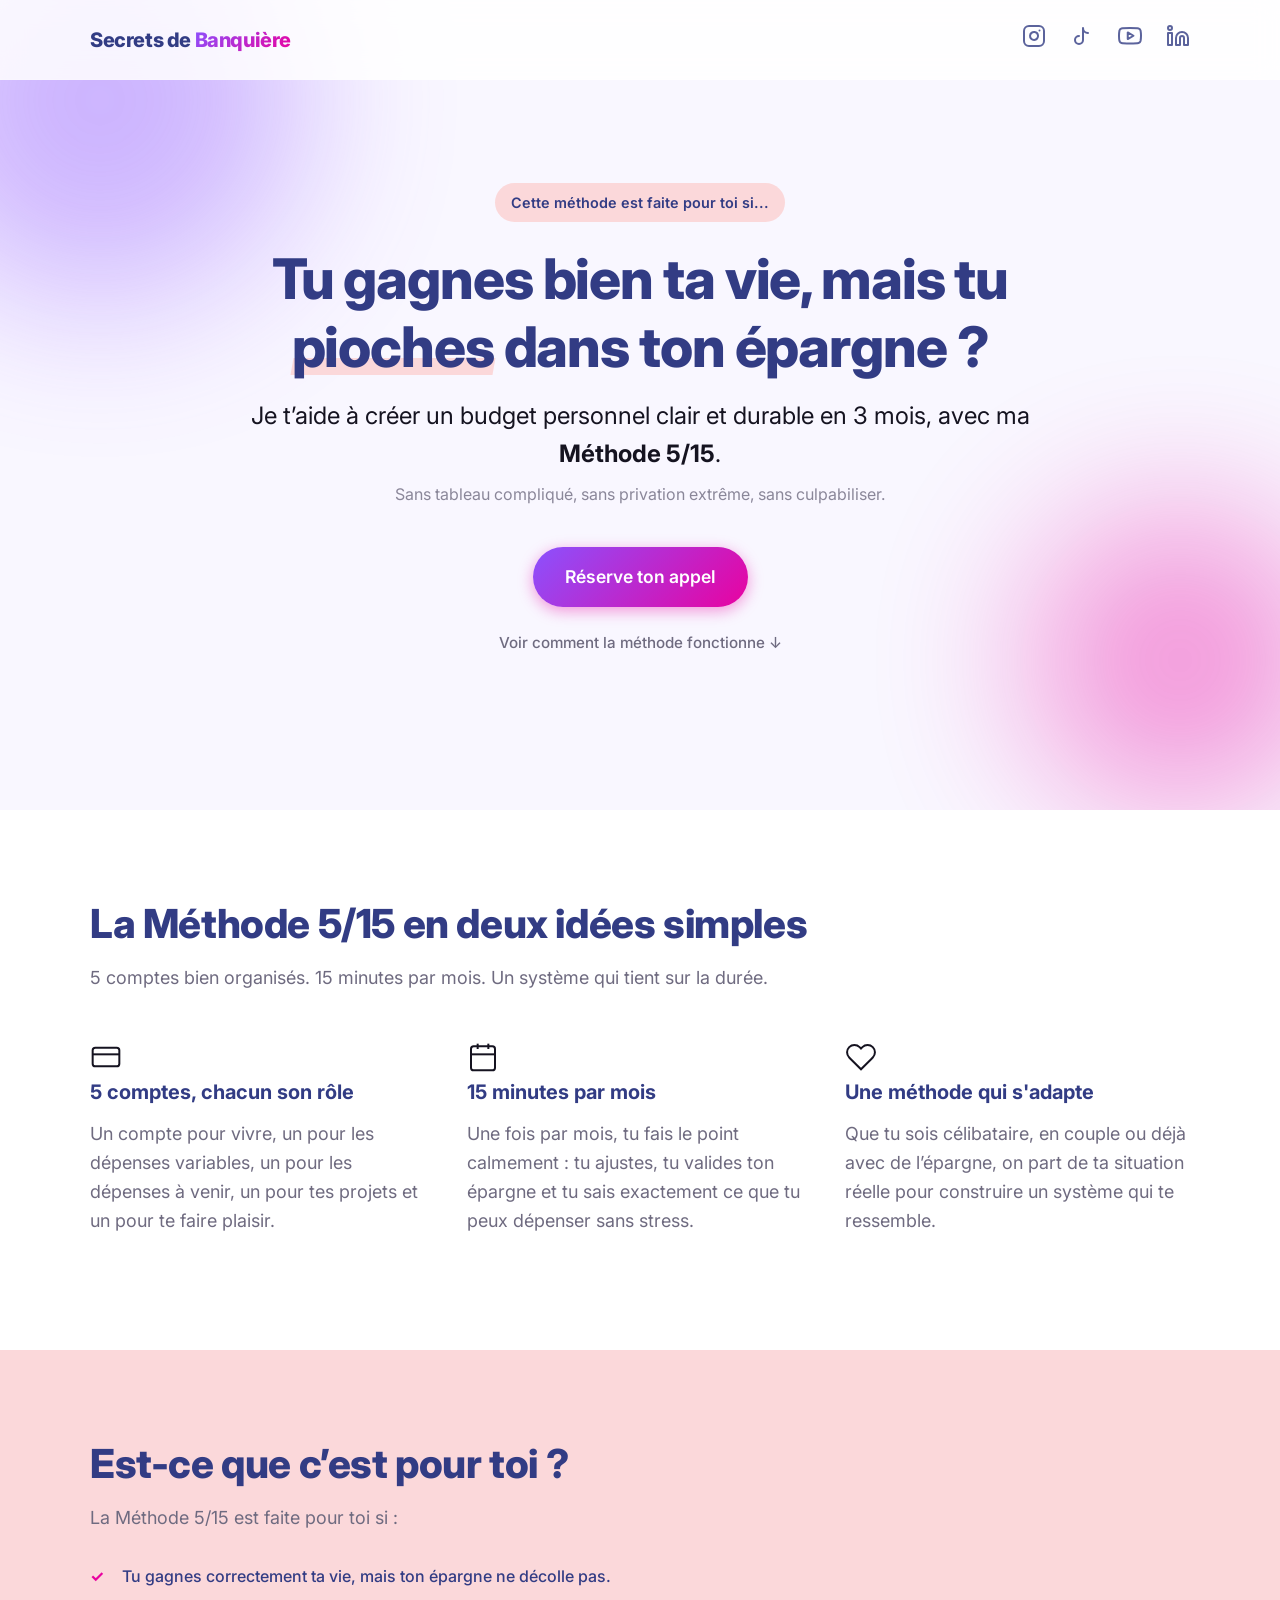
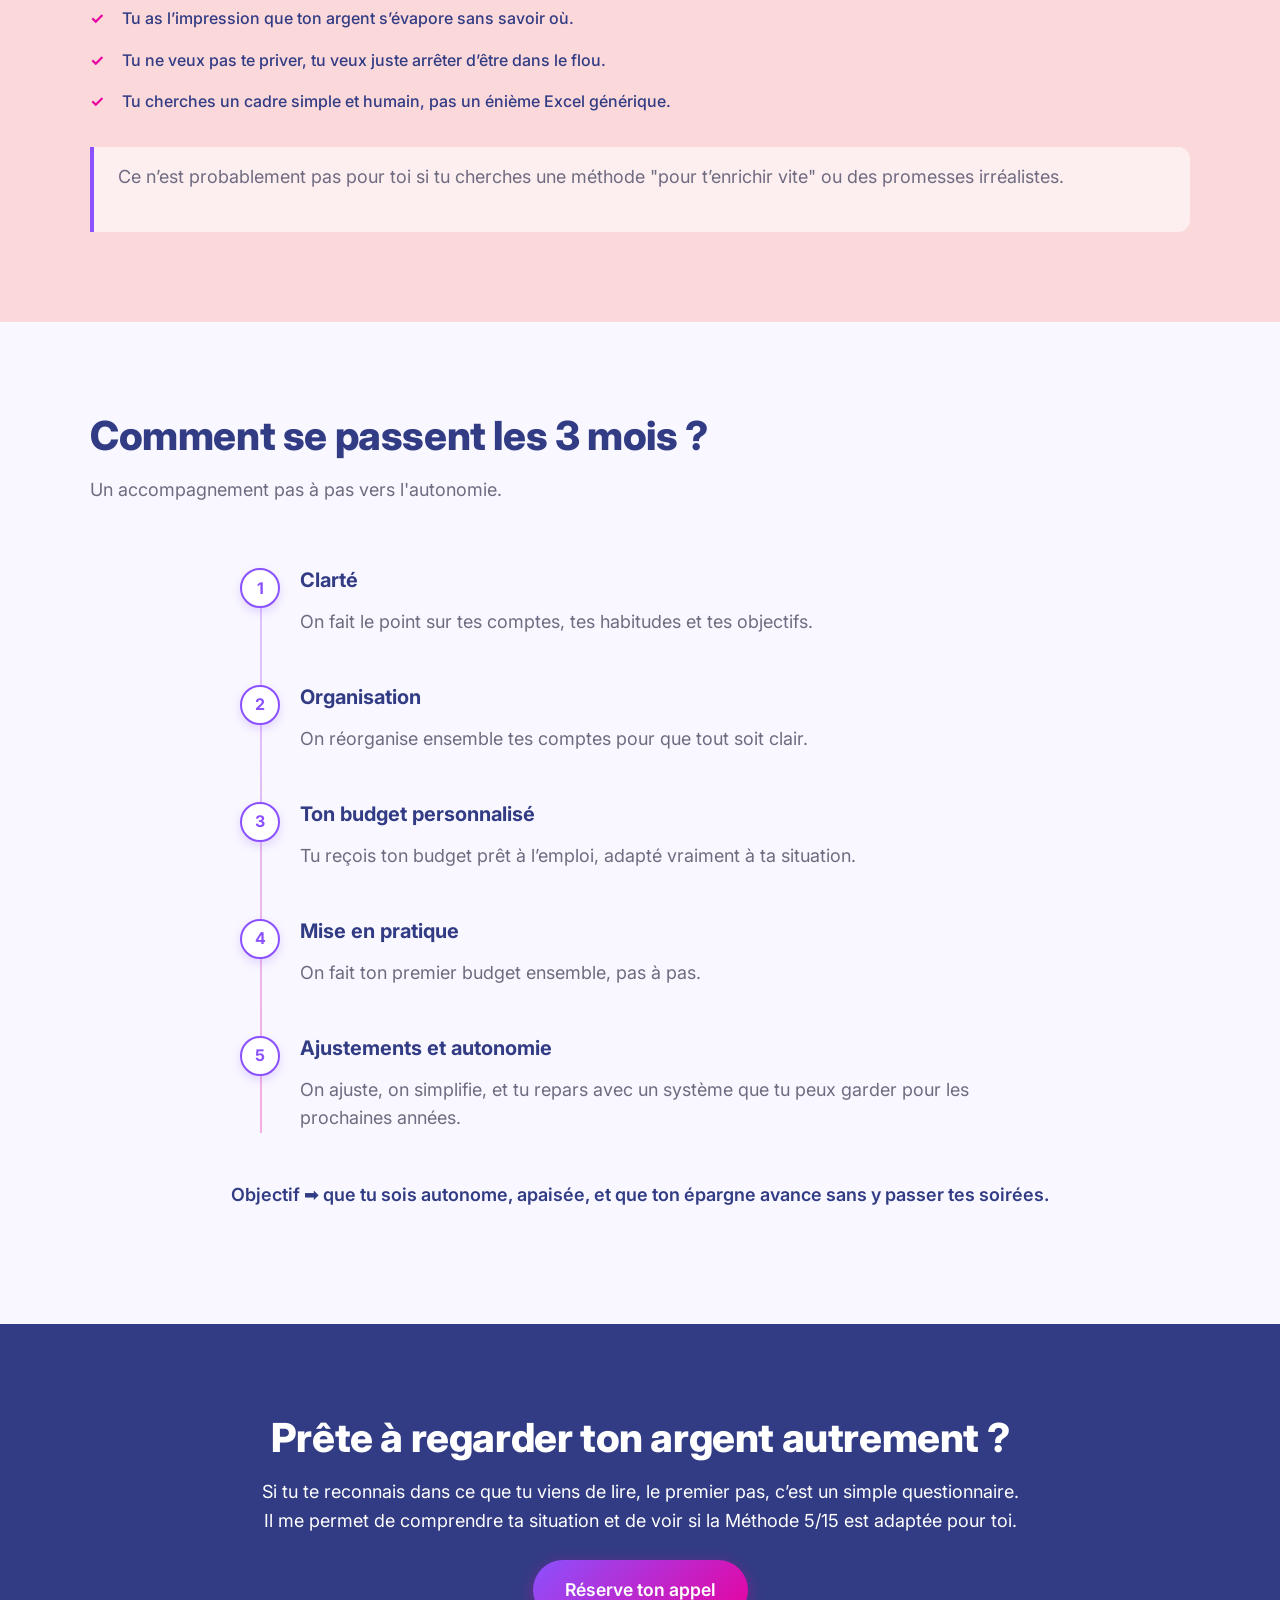
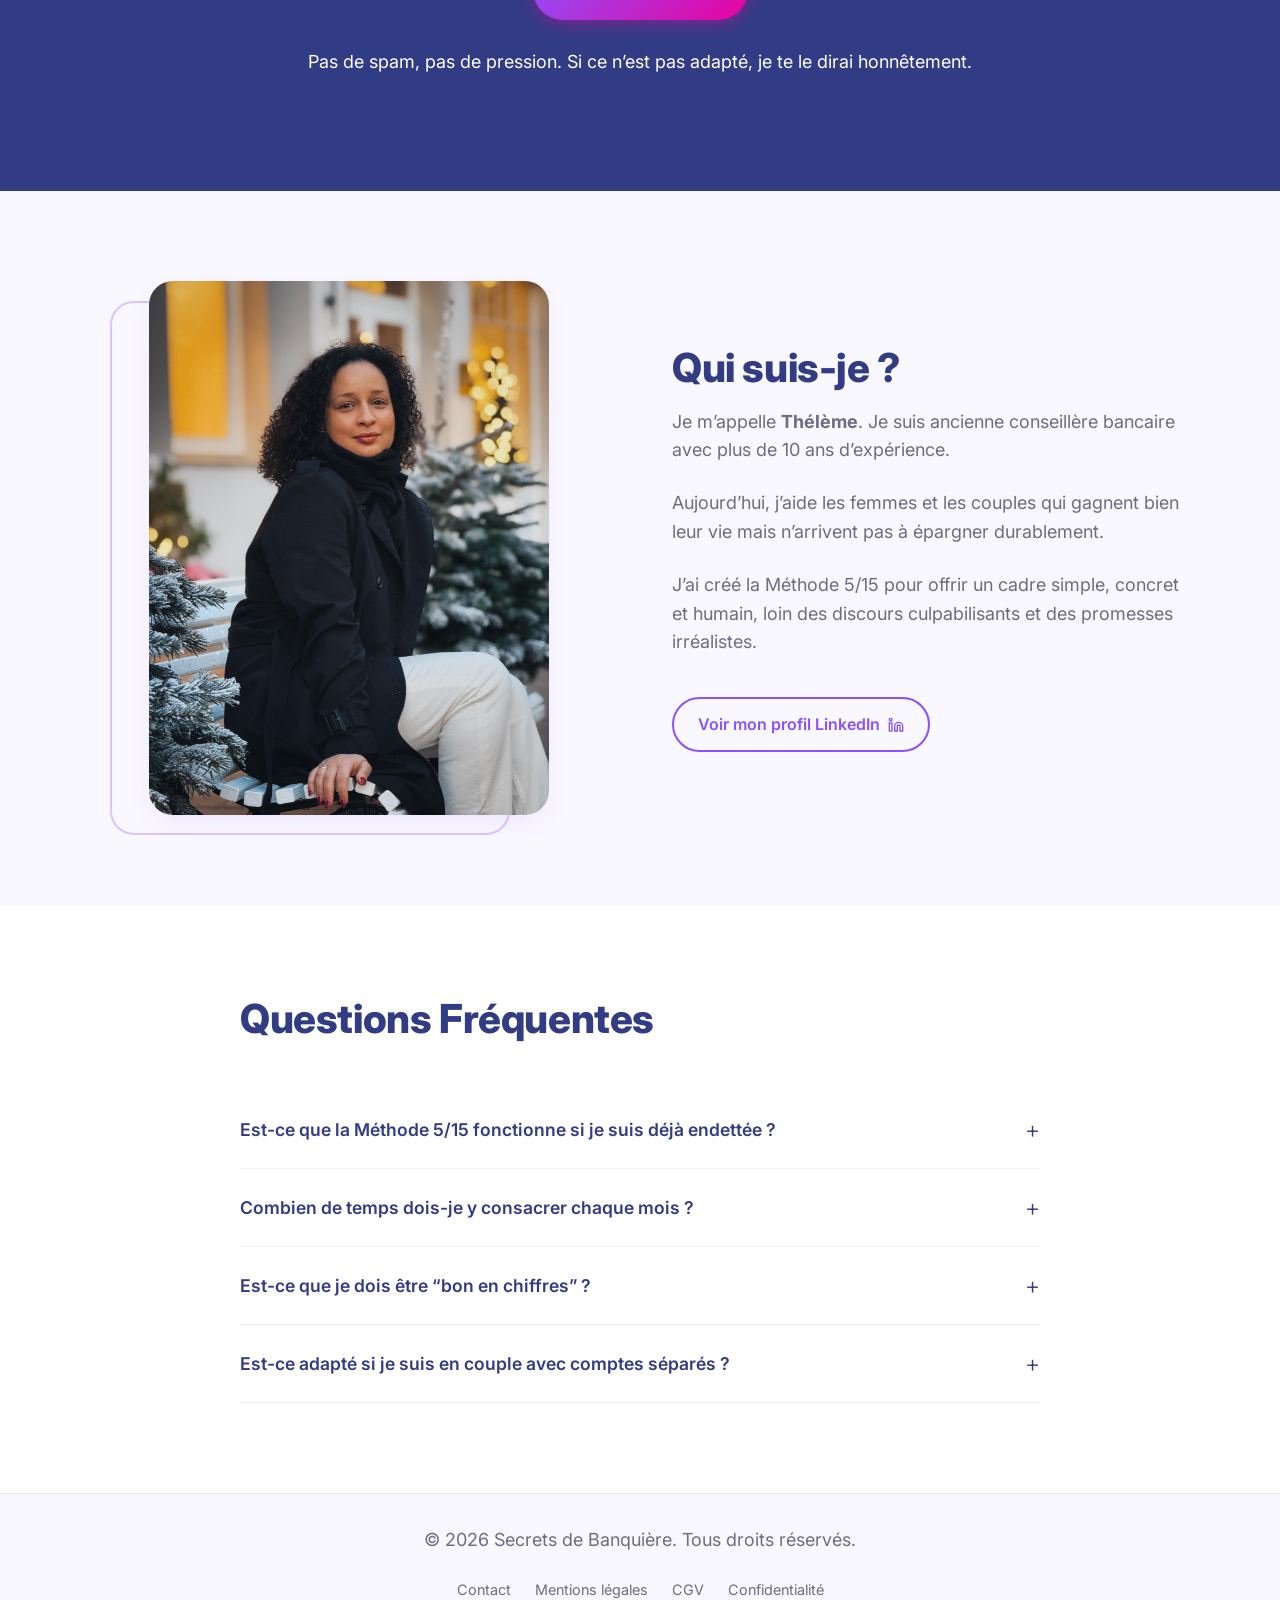
<file: index.html>
<!DOCTYPE html>
<html lang="fr">
<head>
    <meta charset="UTF-8">
    <meta name="viewport" content="width=device-width, initial-scale=1.0">
    <title>Secrets de Banquière | Méthode 5/15</title>
    <meta name="description" content="Accompagnement budgétaire pour ceux qui gagnent bien leur vie mais n'arrivent pas à épargner. Découvrez la Méthode 5/15.">
    
    <link rel="preconnect" href="https://fonts.googleapis.com">
    <link rel="preconnect" href="https://fonts.gstatic.com" crossorigin>
    <link href="https://fonts.googleapis.com/css2?family=Inter:wght@400;500;700;800&display=swap" rel="stylesheet">
    
    <link rel="stylesheet" href="styles.css">
    
    <link rel="icon" type="image/svg+xml" href="data:image/svg+xml,<svg xmlns='http://www.w3.org/2000/svg' viewBox='0 0 100 100'><text y='.9em' font-size='90'>💸</text></svg>">
    <meta name="trustpilot-one-time-domain-verification-id" content="a8edf60f-be01-4576-9249-cd1e7f237408"/>
</head>
<body>

    <div class="background-blobs">
        <div class="blob blob-1"></div>
        <div class="blob blob-2"></div>
    </div>

    <header id="header" class="header">
        <div class="container header-container">
            <a href="#" class="logo">Secrets de <span class="text-gradient">Banquière</span></a>
            
            <nav class="social-nav">
                <a href="https://instagram.com/secrets_de_banquiere" target="_blank" aria-label="Instagram">
                    <svg viewBox="0 0 24 24" width="24" height="24" stroke="currentColor" stroke-width="2" fill="none" stroke-linecap="round" stroke-linejoin="round"><rect x="2" y="2" width="20" height="20" rx="5" ry="5"></rect><path d="M16 11.37A4 4 0 1 1 12.63 8 4 4 0 0 1 16 11.37z"></path><line x1="17.5" y1="6.5" x2="17.51" y2="6.5"></line></svg>
                </a>
                <a href="https://tiktok.com/@secrets_de_banquiere" target="_blank" aria-label="TikTok">
                    <svg viewBox="0 0 24 24" width="24" height="24" stroke="currentColor" stroke-width="2" fill="none" stroke-linecap="round" stroke-linejoin="round"><path d="M9 12a4 4 0 1 0 4 4V4a5 5 0 0 0 5 5"></path></svg>
                </a>
                <a href="https://www.youtube.com/@secrets_de_banquiere" target="_blank" aria-label="YouTube">
                    <svg viewBox="0 0 24 24" width="24" height="24" stroke="currentColor" stroke-width="2" fill="none" stroke-linecap="round" stroke-linejoin="round"><path d="M22.54 6.42a2.78 2.78 0 0 0-1.94-2C18.88 4 12 4 12 4s-6.88 0-8.6.46a2.78 2.78 0 0 0-1.94 2A29 29 0 0 0 1 11.75a29 29 0 0 0 .46 5.33A2.78 2.78 0 0 0 3.4 19c1.72.46 8.6.46 8.6.46s6.88 0 8.6-.46a2.78 2.78 0 0 0 1.94-2 29 29 0 0 0 .46-5.25 29 29 0 0 0-.46-5.33z"></path><polygon points="9.75 15.02 15.5 11.75 9.75 8.48 9.75 15.02"></polygon></svg>
                </a>
                <a href="https://linkedin.com/in/theleme" target="_blank" aria-label="LinkedIn">
                    <svg viewBox="0 0 24 24" width="24" height="24" stroke="currentColor" stroke-width="2" fill="none" stroke-linecap="round" stroke-linejoin="round"><path d="M16 8a6 6 0 0 1 6 6v7h-4v-7a2 2 0 0 0-2-2 2 2 0 0 0-2 2v7h-4v-7a6 6 0 0 1 6-6z"></path><rect x="2" y="9" width="4" height="12"></rect><circle cx="4" cy="4" r="2"></circle></svg>
                </a>
            </nav>
        </div>
    </header>

    <main>
        <section class="hero section-spacing">
            <div class="container hero-content fade-up">
                <span class="pill-tag">Cette méthode est faite pour toi si...</span>
                <h1>Tu gagnes bien ta vie, mais tu <span class="highlight-under">pioches</span> dans ton épargne ?</h1>
                <p class="subtitle">Je t’aide à créer un budget personnel clair et durable en 3 mois, avec ma <strong>Méthode 5/15</strong>.</p>
                <p class="reassurance">Sans tableau compliqué, sans privation extrême, sans culpabiliser.</p>
                
                <div class="cta-group">
                    <a href="https://theleme.vercel.app" class="btn btn-primary">Réserve ton appel</a>
                    <a href="#methode" class="link-scroll">Voir comment la méthode fonctionne ↓</a>
                </div>
            </div>
        </section>

        <section id="methode" class="section-spacing bg-light-alt">
            <div class="container">
                <div class="section-header fade-up">
                    <h2>La Méthode 5/15 en deux idées simples</h2>
                    <p>5 comptes bien organisés. 15 minutes par mois. Un système qui tient sur la durée.</p>
                </div>

                <div class="grid-3">
                    <article class="card fade-up delay-1">
                        <div class="icon-box">
                            <svg viewBox="0 0 24 24" width="32" height="32" stroke="currentColor" stroke-width="1.5" fill="none"><rect x="2" y="5" width="20" height="14" rx="2"></rect><line x1="2" y1="10" x2="22" y2="10"></line></svg>
                        </div>
                        <h3>5 comptes, chacun son rôle</h3>
                        <p>Un compte pour vivre, un pour les dépenses variables, un pour les dépenses à venir, un pour tes projets et un pour te faire plaisir.</p>
                    </article>

                    <article class="card fade-up delay-2">
                        <div class="icon-box">
                            <svg viewBox="0 0 24 24" width="32" height="32" stroke="currentColor" stroke-width="1.5" fill="none"><rect x="3" y="4" width="18" height="18" rx="2" ry="2"></rect><line x1="16" y1="2" x2="16" y2="6"></line><line x1="8" y1="2" x2="8" y2="6"></line><line x1="3" y1="10" x2="21" y2="10"></line></svg>
                        </div>
                        <h3>15 minutes par mois</h3>
                        <p>Une fois par mois, tu fais le point calmement : tu ajustes, tu valides ton épargne et tu sais exactement ce que tu peux dépenser sans stress.</p>
                    </article>

                    <article class="card fade-up delay-3">
                        <div class="icon-box">
                            <svg viewBox="0 0 24 24" width="32" height="32" stroke="currentColor" stroke-width="1.5" fill="none"><path d="M20.84 4.61a5.5 5.5 0 0 0-7.78 0L12 5.67l-1.06-1.06a5.5 5.5 0 0 0-7.78 7.78l1.06 1.06L12 21.23l7.78-7.78 1.06-1.06a5.5 5.5 0 0 0 0-7.78z"></path></svg>
                        </div>
                        <h3>Une méthode qui s'adapte</h3>
                        <p>Que tu sois célibataire, en couple ou déjà avec de l’épargne, on part de ta situation réelle pour construire un système qui te ressemble.</p>
                    </article>
                </div>
            </div>
        </section>

        <section class="section-spacing bg-pinky">
            <div class="container fade-up">
                <div class="split-layout">
                    <div class="split-content">
                        <h2>Est-ce que c’est pour toi ?</h2>
                        <p class="lead">La Méthode 5/15 est faite pour toi si :</p>
                        <ul class="check-list">
                            <li>Tu gagnes correctement ta vie, mais ton épargne ne décolle pas.</li>
                            <li>Tu as l’impression que ton argent s’évapore sans savoir où.</li>
                            <li>Tu ne veux pas te priver, tu veux juste arrêter d’être dans le flou.</li>
                            <li>Tu cherches un cadre simple et humain, pas un énième Excel générique.</li>
                        </ul>
                        
                        <div class="warning-box">
                            <p>Ce n’est probablement pas pour toi si tu cherches une méthode "pour t’enrichir vite" ou des promesses irréalistes.</p>
                        </div>
                    </div>
                </div>
            </div>
        </section>

        <section class="section-spacing">
            <div class="container">
                <div class="section-header fade-up">
                    <h2>Comment se passent les 3 mois ?</h2>
                    <p>Un accompagnement pas à pas vers l'autonomie.</p>
                </div>

                <div class="timeline">
                    <div class="timeline-item fade-up">
                        <div class="timeline-marker">1</div>
                        <div class="timeline-content">
                            <h3>Clarté</h3>
                            <p>On fait le point sur tes comptes, tes habitudes et tes objectifs.</p>
                        </div>
                    </div>
                    <div class="timeline-item fade-up">
                        <div class="timeline-marker">2</div>
                        <div class="timeline-content">
                            <h3>Organisation</h3>
                            <p>On réorganise ensemble tes comptes pour que tout soit clair.</p>
                        </div>
                    </div>
                    <div class="timeline-item fade-up">
                        <div class="timeline-marker">3</div>
                        <div class="timeline-content">
                            <h3>Ton budget personnalisé</h3>
                            <p>Tu reçois ton budget prêt à l’emploi, adapté vraiment à ta situation.</p>
                        </div>
                    </div>
                    <div class="timeline-item fade-up">
                        <div class="timeline-marker">4</div>
                        <div class="timeline-content">
                            <h3>Mise en pratique</h3>
                            <p>On fait ton premier budget ensemble, pas à pas.</p>
                        </div>
                    </div>
                    <div class="timeline-item fade-up">
                        <div class="timeline-marker">5</div>
                        <div class="timeline-content">
                            <h3>Ajustements et autonomie</h3>
                            <p>On ajuste, on simplifie, et tu repars avec un système que tu peux garder pour les prochaines années.</p>
                        </div>
                    </div>
                </div>

                <p class="timeline-footer fade-up">Objectif ➡️ que tu sois autonome, apaisée, et que ton épargne avance sans y passer tes soirées.</p>
            </div>
        </section>

        <section class="section-spacing bg-secondary text-white cta-section">
            <div class="container text-center fade-up">
                <h2>Prête à regarder ton argent autrement ?</h2>
                <p class="cta-text">Si tu te reconnais dans ce que tu viens de lire, le premier pas, c’est un simple questionnaire.<br> Il me permet de comprendre ta situation et de voir si la Méthode 5/15 est adaptée pour toi.</p>
                
                <a href="https://theleme.vercel.app" class="btn btn-primary btn-lg">Réserve ton appel</a>
                <p class="small-note"><br>Pas de spam, pas de pression. Si ce n’est pas adapté, je te le dirai honnêtement.</p>
            </div>
        </section>

        <section class="section-spacing">
            <div class="container">
                <div class="about-grid">
                    <div class="about-image-wrapper fade-up">
                        <img src="theleme.jpeg" alt="Portrait de Thélème" class="about-img" onerror="this.src='https://images.unsplash.com/photo-1573496359142-b8d87734a5a2?ixlib=rb-4.0.3&auto=format&fit=crop&w=800&q=80'; this.alt='Portrait placeholder (remplacer par theleme.jpeg)';">
                        <div class="img-decor"></div>
                    </div>
                    <div class="about-content fade-up delay-1">
                        <h2>Qui suis-je ?</h2>
                        <p>Je m’appelle <strong>Thélème</strong>. Je suis ancienne conseillère bancaire avec plus de 10 ans d’expérience.</p>
                        <p>Aujourd’hui, j’aide les femmes et les couples qui gagnent bien leur vie mais n’arrivent pas à épargner durablement.</p>
                        <p>J’ai créé la Méthode 5/15 pour offrir un cadre simple, concret et humain, loin des discours culpabilisants et des promesses irréalistes.</p>
                        
                        <a href="https://linkedin.com/in/theleme" class="btn-outline">
                            <span>Voir mon profil LinkedIn</span>
                            <svg viewBox="0 0 24 24" width="16" height="16" stroke="currentColor" stroke-width="2" fill="none"><path d="M16 8a6 6 0 0 1 6 6v7h-4v-7a2 2 0 0 0-2-2 2 2 0 0 0-2 2v7h-4v-7a6 6 0 0 1 6-6z"></path><rect x="2" y="9" width="4" height="12"></rect><circle cx="4" cy="4" r="2"></circle></svg>
                        </a>
                    </div>
                </div>
            </div>
        </section>

        <section class="section-spacing bg-light-alt">
            <div class="container small-container fade-up">
                <div class="section-header">
                    <h2>Questions Fréquentes</h2>
                </div>

                <div class="faq-accordion">
                    <div class="accordion-item">
                        <button class="accordion-header" aria-expanded="false">
                            Est-ce que la Méthode 5/15 fonctionne si je suis déjà endettée ?
                            <span class="icon">+</span>
                        </button>
                        <div class="accordion-content">
                            <div class="content-inner">
                                <p>Oui si la situation reste gérable au quotidien.

Si tu es en surendettement ou que ton reste à vivre est très faible, la Méthode 5/15 n’est pas adaptée.

Dans ces cas-là, l’urgence est d’être accompagné·e par des structures spécialisées (associations, services sociaux, Banque de France) pour sécuriser ta situation.</p>
                            </div>
                        </div>
                    </div>

                    <div class="accordion-item">
                        <button class="accordion-header" aria-expanded="false">
                            Combien de temps dois-je y consacrer chaque mois ?
                            <span class="icon">+</span>
                        </button>
                        <div class="accordion-content">
                            <div class="content-inner">
                                <p>C'est tout le principe de la méthode : 15 minutes par mois. Une fois le système en place (ce que nous faisons ensemble), la maintenance est minime.</p>
                            </div>
                        </div>
                    </div>

                    <div class="accordion-item">
                        <button class="accordion-header" aria-expanded="false">
                            Est-ce que je dois être “bon en chiffres” ?
                            <span class="icon">+</span>
                        </button>
                        <div class="accordion-content">
                            <div class="content-inner">
                                <p>Non. Les calculs sont automatisés. Je simplifie tout le processus pour éviter les calculs complexes.</p>
                            </div>
                        </div>
                    </div>

                    <div class="accordion-item">
                        <button class="accordion-header" aria-expanded="false">
                            Est-ce adapté si je suis en couple avec comptes séparés ?
                            <span class="icon">+</span>
                        </button>
                        <div class="accordion-content">
                            <div class="content-inner">
                                <p>Oui. La méthode s'adapte parfaitement aux couples, je vous laisse le choix d'opter pour un budget de couple ou individuel.</p>
                            </div>
                        </div>
                    </div>
                </div>
            </div>
        </section>
    </main>

    <footer class="footer">
        <div class="container">
            <p>&copy; 2026 Secrets de Banquière. Tous droits réservés.</p>
            <div class="footer-links">
                <a href="https://ig.me/m/secrets_de_banquiere">Contact</a>
                <a href="legal/mentions-legales.html">Mentions légales</a>
                <a href="legal/cgv.html">CGV</a>
                <a href="legal/confidentialite.html">Confidentialité</a>
            </div>
        </div>
    </footer>
    
    <button id="back-to-top" class="back-to-top-btn" aria-label="Remonter en haut de page">
        <svg viewBox="0 0 24 24" width="24" height="24" stroke="currentColor" stroke-width="2" fill="none" stroke-linecap="round" stroke-linejoin="round"><line x1="12" y1="19" x2="12" y2="5"></line><polyline points="5 12 12 5 19 12"></polyline></svg>
    </button>

    <script src="main.js"></script>
</body>

</html>
</file>
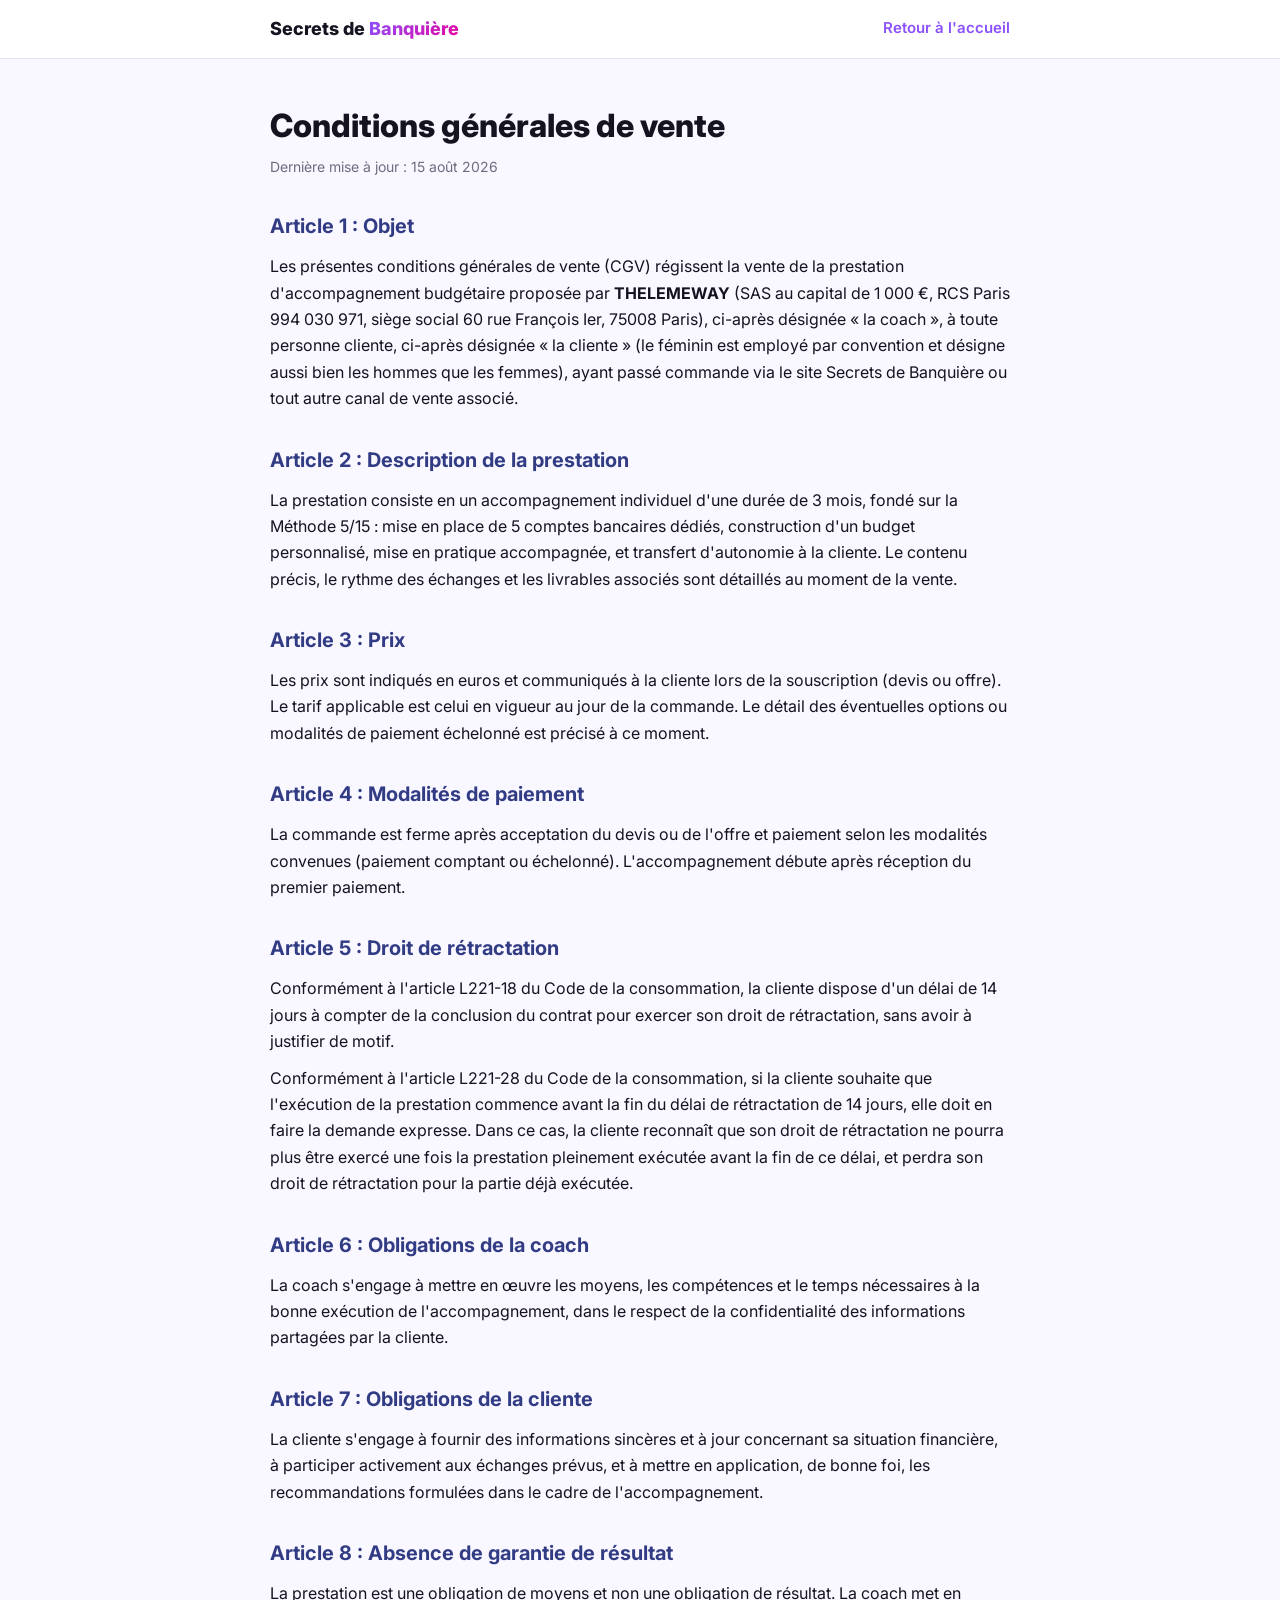
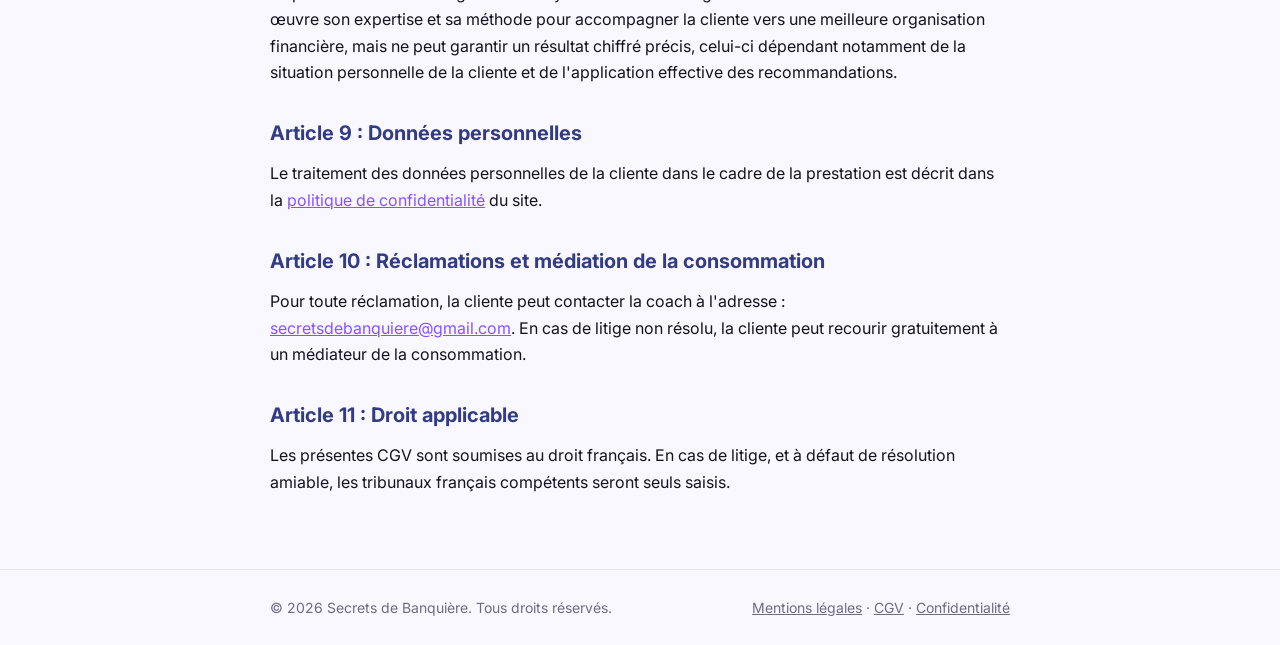
<file: legal/cgv.html>
<!DOCTYPE html>
<html lang="fr">
<head>
    <meta charset="UTF-8">
    <meta name="viewport" content="width=device-width, initial-scale=1.0">
    <title>Conditions générales de vente : Secrets de Banquière</title>
    <meta name="description" content="Conditions générales de vente de l'accompagnement Méthode 5/15.">
    <meta name="robots" content="noindex, nofollow, noarchive, nosnippet, noimageindex">
    <link rel="icon" type="image/svg+xml" href="data:image/svg+xml,<svg xmlns='http://www.w3.org/2000/svg' viewBox='0 0 100 100'><text y='.9em' font-size='90'>💸</text></svg>">
    <link rel="preconnect" href="https://fonts.googleapis.com">
    <link rel="preconnect" href="https://fonts.gstatic.com" crossorigin>
    <link href="https://fonts.googleapis.com/css2?family=Inter:wght@400;600;700;800&display=swap" rel="stylesheet">
    <style>
        :root {
            --primary: #8b51fe; --secondary: #323c84; --accent: #e902a0;
            --bg: #f9f7ff; --texte: #151320; --sourdine: #6f6b80; --bord: #e8e3f5;
        }
        * { margin: 0; padding: 0; box-sizing: border-box; }
        body { font-family: 'Inter', system-ui, -apple-system, sans-serif; background: var(--bg); color: var(--texte); line-height: 1.65; }
        .wrap { max-width: 780px; margin: 0 auto; padding: 0 20px; }
        .topbar { background: #fff; border-bottom: 1px solid var(--bord); padding: 14px 0; }
        .topbar .wrap { display: flex; justify-content: space-between; align-items: center; gap: 16px; }
        .logo { font-weight: 800; font-size: 18px; color: var(--texte); text-decoration: none; }
        .grad { background: linear-gradient(135deg, var(--primary), var(--accent)); -webkit-background-clip: text; background-clip: text; color: transparent; }
        .retour { color: var(--primary); text-decoration: none; font-weight: 600; font-size: 15px; }
        .retour:hover { text-decoration: underline; }
        main { padding: 48px 0 64px; }
        h1 { font-size: 32px; font-weight: 800; line-height: 1.2; margin-bottom: 6px; }
        .legal-updated { color: var(--sourdine); font-size: 14px; margin-bottom: 28px; }
        h2 { color: var(--secondary); font-size: 20px; font-weight: 700; margin: 32px 0 10px; }
        p { margin: 10px 0; }
        ul { margin: 10px 0; padding-left: 22px; }
        li { margin: 5px 0; }
        a { color: var(--primary); }
        strong { font-weight: 700; }
        footer { border-top: 1px solid var(--bord); padding: 26px 0; color: var(--sourdine); font-size: 14px; }
        footer .wrap { display: flex; justify-content: space-between; gap: 14px; flex-wrap: wrap; }
        footer a { color: var(--sourdine); }
    </style>
</head>
<body>
    <header class="topbar">
        <div class="wrap">
            <a href="../" class="logo">Secrets de <span class="grad">Banquière</span></a>
            <a href="../" class="retour">Retour à l'accueil</a>
        </div>
    </header>
    <main>
        <div class="wrap">
<h1>Conditions générales de vente</h1>
      <p class="legal-updated">Dernière mise à jour : 15 août 2026</p>

      <h2>Article 1 : Objet</h2>
      <p>Les présentes conditions générales de vente (CGV) régissent la vente de la prestation d'accompagnement budgétaire proposée par <strong>THELEMEWAY</strong> (SAS au capital de 1 000 €, RCS Paris 994 030 971, siège social 60 rue François Ier, 75008 Paris), ci-après désignée « la coach », à toute personne cliente, ci-après désignée « la cliente » (le féminin est employé par convention et désigne aussi bien les hommes que les femmes), ayant passé commande via le site Secrets de Banquière ou tout autre canal de vente associé.</p>

      <h2>Article 2 : Description de la prestation</h2>
      <p>La prestation consiste en un accompagnement individuel d'une durée de 3 mois, fondé sur la Méthode 5/15 : mise en place de 5 comptes bancaires dédiés, construction d'un budget personnalisé, mise en pratique accompagnée, et transfert d'autonomie à la cliente. Le contenu précis, le rythme des échanges et les livrables associés sont détaillés au moment de la vente.</p>

      <h2>Article 3 : Prix</h2>
      <p>Les prix sont indiqués en euros et communiqués à la cliente lors de la souscription (devis ou offre). Le tarif applicable est celui en vigueur au jour de la commande. Le détail des éventuelles options ou modalités de paiement échelonné est précisé à ce moment.</p>

      <h2>Article 4 : Modalités de paiement</h2>
      <p>La commande est ferme après acceptation du devis ou de l'offre et paiement selon les modalités convenues (paiement comptant ou échelonné). L'accompagnement débute après réception du premier paiement.</p>

      <h2>Article 5 : Droit de rétractation</h2>
      <p>Conformément à l'article L221-18 du Code de la consommation, la cliente dispose d'un délai de 14 jours à compter de la conclusion du contrat pour exercer son droit de rétractation, sans avoir à justifier de motif.</p>
      <p>Conformément à l'article L221-28 du Code de la consommation, si la cliente souhaite que l'exécution de la prestation commence avant la fin du délai de rétractation de 14 jours, elle doit en faire la demande expresse. Dans ce cas, la cliente reconnaît que son droit de rétractation ne pourra plus être exercé une fois la prestation pleinement exécutée avant la fin de ce délai, et perdra son droit de rétractation pour la partie déjà exécutée.</p>

      <h2>Article 6 : Obligations de la coach</h2>
      <p>La coach s'engage à mettre en œuvre les moyens, les compétences et le temps nécessaires à la bonne exécution de l'accompagnement, dans le respect de la confidentialité des informations partagées par la cliente.</p>

      <h2>Article 7 : Obligations de la cliente</h2>
      <p>La cliente s'engage à fournir des informations sincères et à jour concernant sa situation financière, à participer activement aux échanges prévus, et à mettre en application, de bonne foi, les recommandations formulées dans le cadre de l'accompagnement.</p>

      <h2>Article 8 : Absence de garantie de résultat</h2>
      <p>La prestation est une obligation de moyens et non une obligation de résultat. La coach met en œuvre son expertise et sa méthode pour accompagner la cliente vers une meilleure organisation financière, mais ne peut garantir un résultat chiffré précis, celui-ci dépendant notamment de la situation personnelle de la cliente et de l'application effective des recommandations.</p>

      <h2>Article 9 : Données personnelles</h2>
      <p>Le traitement des données personnelles de la cliente dans le cadre de la prestation est décrit dans la <a href="confidentialite.html">politique de confidentialité</a> du site.</p>
      <h2>Article 10 : Réclamations et médiation de la consommation</h2>
      <p>Pour toute réclamation, la cliente peut contacter la coach à l'adresse : <a href="mailto:secretsdebanquiere@gmail.com">secretsdebanquiere@gmail.com</a>. En cas de litige non résolu, la cliente peut recourir gratuitement à un médiateur de la consommation.</p>

      <h2>Article 11 : Droit applicable</h2>
      <p>Les présentes CGV sont soumises au droit français. En cas de litige, et à défaut de résolution amiable, les tribunaux français compétents seront seuls saisis.</p>
        </div>
    </main>
    <footer>
        <div class="wrap">
            <span>&copy; 2026 Secrets de Banquière. Tous droits réservés.</span>
            <span><a href="mentions-legales.html">Mentions légales</a> &middot; <a href="cgv.html">CGV</a> &middot; <a href="confidentialite.html">Confidentialité</a></span>
        </div>
    </footer>
</body>
</html>
</file>
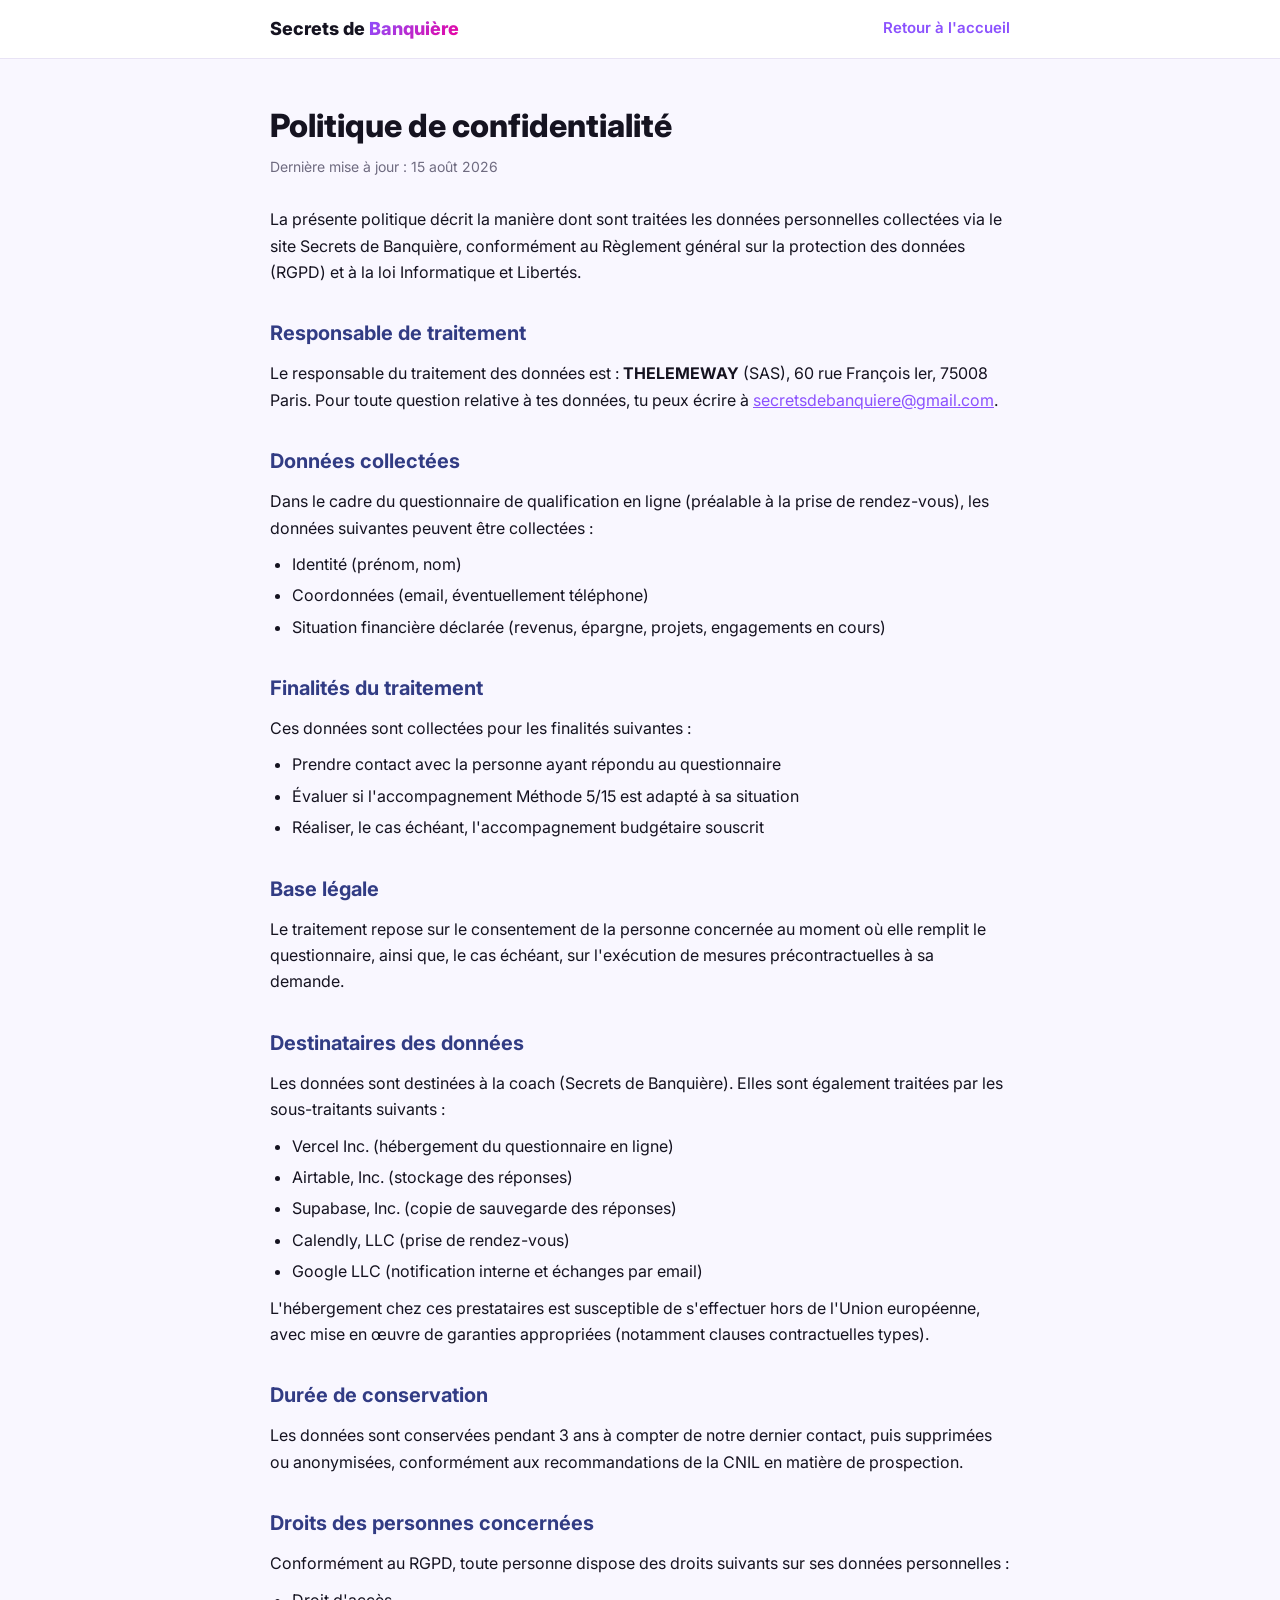
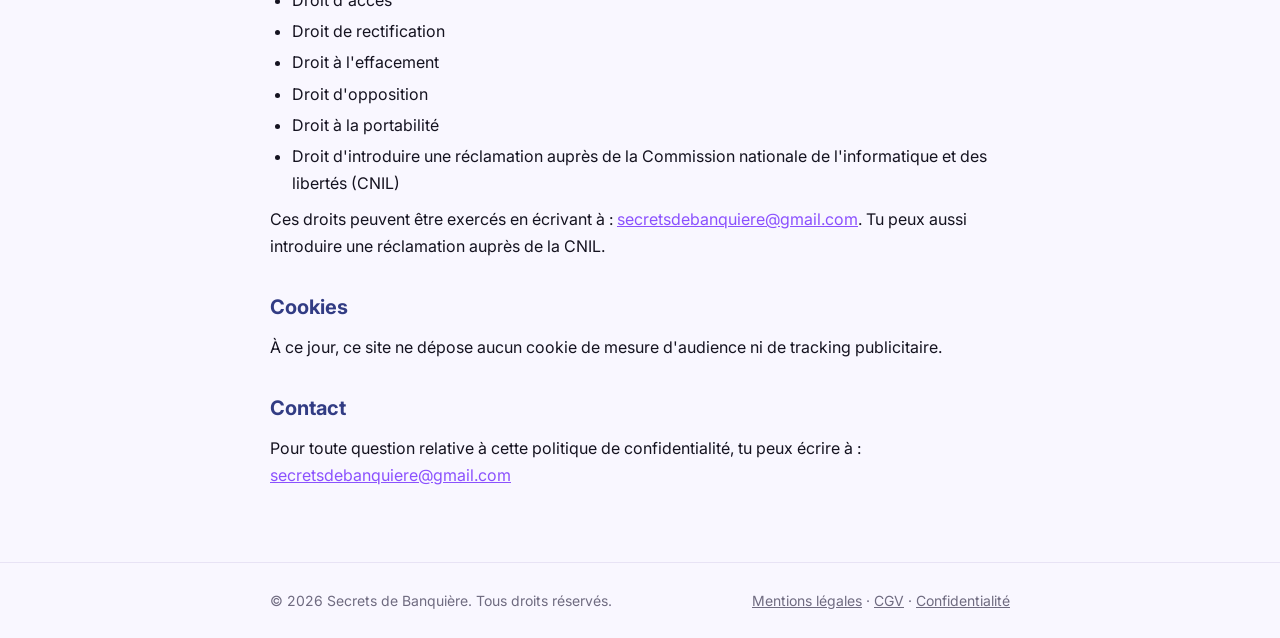
<file: legal/confidentialite.html>
<!DOCTYPE html>
<html lang="fr">
<head>
    <meta charset="UTF-8">
    <meta name="viewport" content="width=device-width, initial-scale=1.0">
    <title>Politique de confidentialité : Secrets de Banquière</title>
    <meta name="description" content="Politique de confidentialité du site Secrets de Banquière.">
    <meta name="robots" content="noindex, nofollow, noarchive, nosnippet, noimageindex">
    <link rel="icon" type="image/svg+xml" href="data:image/svg+xml,<svg xmlns='http://www.w3.org/2000/svg' viewBox='0 0 100 100'><text y='.9em' font-size='90'>💸</text></svg>">
    <link rel="preconnect" href="https://fonts.googleapis.com">
    <link rel="preconnect" href="https://fonts.gstatic.com" crossorigin>
    <link href="https://fonts.googleapis.com/css2?family=Inter:wght@400;600;700;800&display=swap" rel="stylesheet">
    <style>
        :root {
            --primary: #8b51fe; --secondary: #323c84; --accent: #e902a0;
            --bg: #f9f7ff; --texte: #151320; --sourdine: #6f6b80; --bord: #e8e3f5;
        }
        * { margin: 0; padding: 0; box-sizing: border-box; }
        body { font-family: 'Inter', system-ui, -apple-system, sans-serif; background: var(--bg); color: var(--texte); line-height: 1.65; }
        .wrap { max-width: 780px; margin: 0 auto; padding: 0 20px; }
        .topbar { background: #fff; border-bottom: 1px solid var(--bord); padding: 14px 0; }
        .topbar .wrap { display: flex; justify-content: space-between; align-items: center; gap: 16px; }
        .logo { font-weight: 800; font-size: 18px; color: var(--texte); text-decoration: none; }
        .grad { background: linear-gradient(135deg, var(--primary), var(--accent)); -webkit-background-clip: text; background-clip: text; color: transparent; }
        .retour { color: var(--primary); text-decoration: none; font-weight: 600; font-size: 15px; }
        .retour:hover { text-decoration: underline; }
        main { padding: 48px 0 64px; }
        h1 { font-size: 32px; font-weight: 800; line-height: 1.2; margin-bottom: 6px; }
        .legal-updated { color: var(--sourdine); font-size: 14px; margin-bottom: 28px; }
        h2 { color: var(--secondary); font-size: 20px; font-weight: 700; margin: 32px 0 10px; }
        p { margin: 10px 0; }
        ul { margin: 10px 0; padding-left: 22px; }
        li { margin: 5px 0; }
        a { color: var(--primary); }
        strong { font-weight: 700; }
        footer { border-top: 1px solid var(--bord); padding: 26px 0; color: var(--sourdine); font-size: 14px; }
        footer .wrap { display: flex; justify-content: space-between; gap: 14px; flex-wrap: wrap; }
        footer a { color: var(--sourdine); }
    </style>
</head>
<body>
    <header class="topbar">
        <div class="wrap">
            <a href="../" class="logo">Secrets de <span class="grad">Banquière</span></a>
            <a href="../" class="retour">Retour à l'accueil</a>
        </div>
    </header>
    <main>
        <div class="wrap">
<h1>Politique de confidentialité</h1>
      <p class="legal-updated">Dernière mise à jour : 15 août 2026</p>

      <p>La présente politique décrit la manière dont sont traitées les données personnelles collectées via le site Secrets de Banquière, conformément au Règlement général sur la protection des données (RGPD) et à la loi Informatique et Libertés.</p>

      <h2>Responsable de traitement</h2>
      <p>Le responsable du traitement des données est : <strong>THELEMEWAY</strong> (SAS), 60 rue François Ier, 75008 Paris. Pour toute question relative à tes données, tu peux écrire à <a href="mailto:secretsdebanquiere@gmail.com">secretsdebanquiere@gmail.com</a>.</p>

      <h2>Données collectées</h2>
      <p>Dans le cadre du questionnaire de qualification en ligne (préalable à la prise de rendez-vous), les données suivantes peuvent être collectées :</p>
      <ul>
        <li>Identité (prénom, nom)</li>
        <li>Coordonnées (email, éventuellement téléphone)</li>
        <li>Situation financière déclarée (revenus, épargne, projets, engagements en cours)</li>
      </ul>

      <h2>Finalités du traitement</h2>
      <p>Ces données sont collectées pour les finalités suivantes :</p>
      <ul>
        <li>Prendre contact avec la personne ayant répondu au questionnaire</li>
        <li>Évaluer si l'accompagnement Méthode 5/15 est adapté à sa situation</li>
        <li>Réaliser, le cas échéant, l'accompagnement budgétaire souscrit</li>
      </ul>

      <h2>Base légale</h2>
      <p>Le traitement repose sur le consentement de la personne concernée au moment où elle remplit le questionnaire, ainsi que, le cas échéant, sur l'exécution de mesures précontractuelles à sa demande.</p>

      <h2>Destinataires des données</h2>
      <p>Les données sont destinées à la coach (Secrets de Banquière). Elles sont également traitées par les sous-traitants suivants :</p>
      <ul>
        <li>Vercel Inc. (hébergement du questionnaire en ligne)</li>
        <li>Airtable, Inc. (stockage des réponses)</li>
        <li>Supabase, Inc. (copie de sauvegarde des réponses)</li>
        <li>Calendly, LLC (prise de rendez-vous)</li>
        <li>Google LLC (notification interne et échanges par email)</li>
      </ul>
      <p>L'hébergement chez ces prestataires est susceptible de s'effectuer hors de l'Union européenne, avec mise en œuvre de garanties appropriées (notamment clauses contractuelles types).</p>

      <h2>Durée de conservation</h2>
      <p>Les données sont conservées pendant 3 ans à compter de notre dernier contact, puis supprimées ou anonymisées, conformément aux recommandations de la CNIL en matière de prospection.</p>

      <h2>Droits des personnes concernées</h2>
      <p>Conformément au RGPD, toute personne dispose des droits suivants sur ses données personnelles :</p>
      <ul>
        <li>Droit d'accès</li>
        <li>Droit de rectification</li>
        <li>Droit à l'effacement</li>
        <li>Droit d'opposition</li>
        <li>Droit à la portabilité</li>
        <li>Droit d'introduire une réclamation auprès de la Commission nationale de l'informatique et des libertés (CNIL)</li>
      </ul>
      <p>Ces droits peuvent être exercés en écrivant à : <a href="mailto:secretsdebanquiere@gmail.com">secretsdebanquiere@gmail.com</a>. Tu peux aussi introduire une réclamation auprès de la CNIL.</p>
      <h2>Cookies</h2>
      <p>À ce jour, ce site ne dépose aucun cookie de mesure d'audience ni de tracking publicitaire.</p>

      <h2>Contact</h2>
      <p>Pour toute question relative à cette politique de confidentialité, tu peux écrire à : <a href="mailto:secretsdebanquiere@gmail.com">secretsdebanquiere@gmail.com</a></p>
        </div>
    </main>
    <footer>
        <div class="wrap">
            <span>&copy; 2026 Secrets de Banquière. Tous droits réservés.</span>
            <span><a href="mentions-legales.html">Mentions légales</a> &middot; <a href="cgv.html">CGV</a> &middot; <a href="confidentialite.html">Confidentialité</a></span>
        </div>
    </footer>
</body>
</html>
</file>
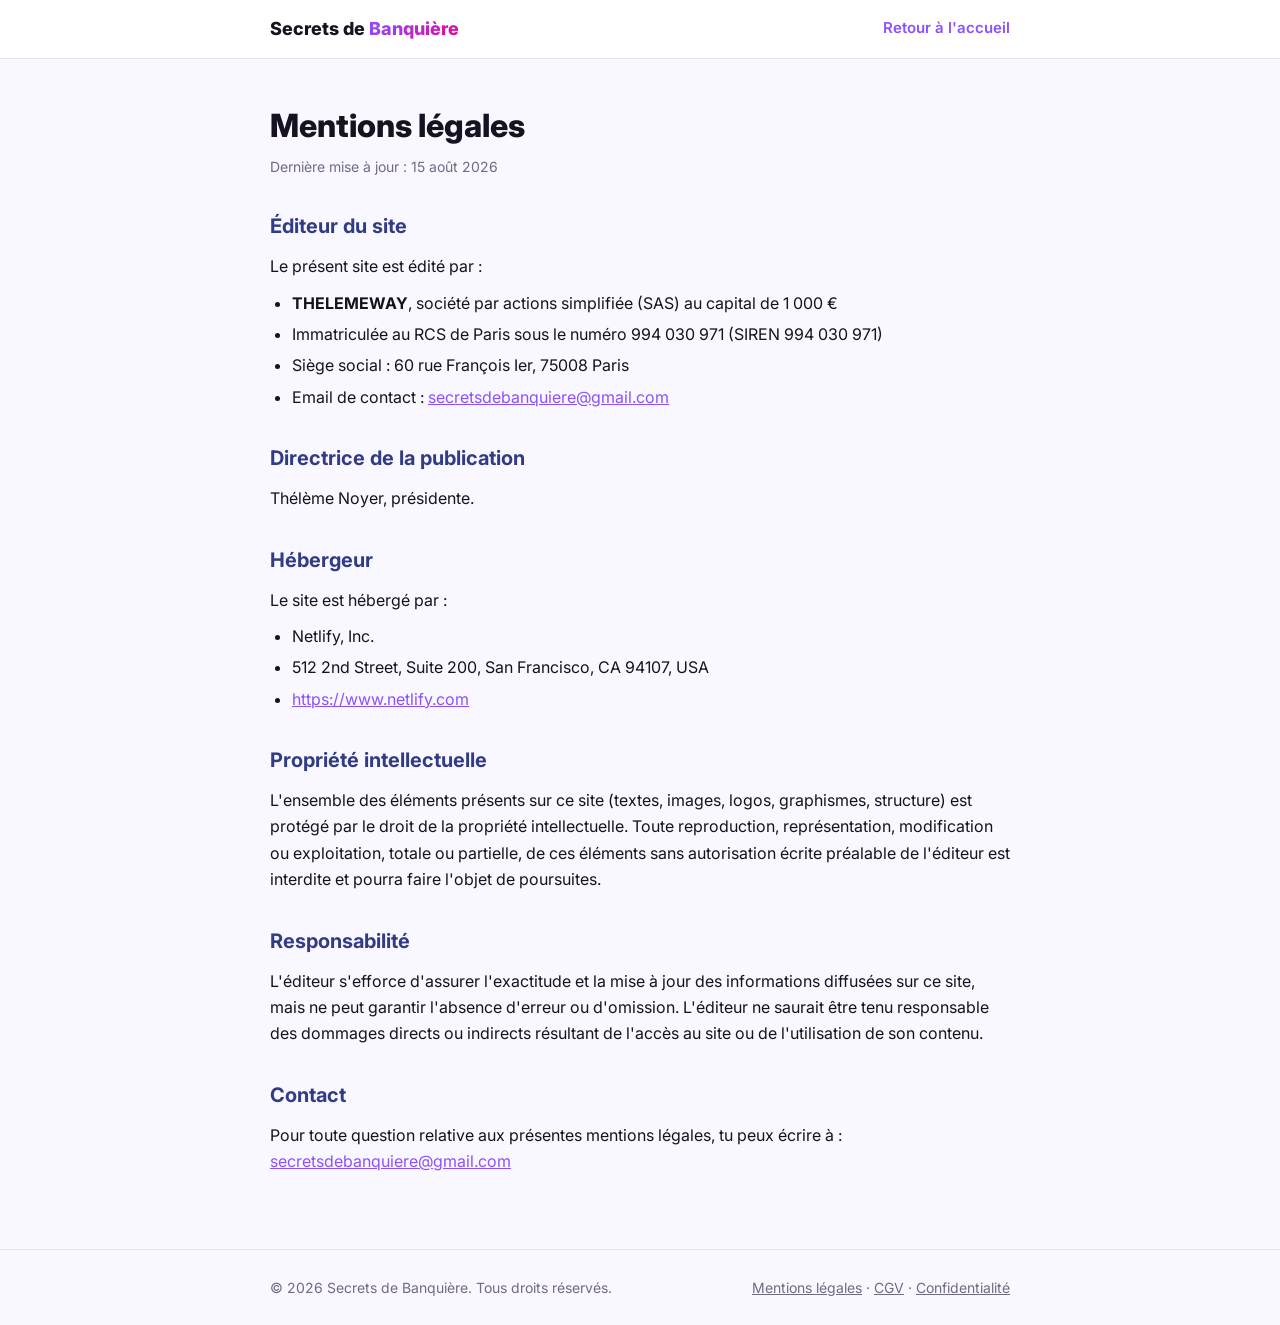
<file: legal/mentions-legales.html>
<!DOCTYPE html>
<html lang="fr">
<head>
    <meta charset="UTF-8">
    <meta name="viewport" content="width=device-width, initial-scale=1.0">
    <title>Mentions légales : Secrets de Banquière</title>
    <meta name="description" content="Mentions légales du site Secrets de Banquière.">
    <meta name="robots" content="noindex, nofollow, noarchive, nosnippet, noimageindex">
    <link rel="icon" type="image/svg+xml" href="data:image/svg+xml,<svg xmlns='http://www.w3.org/2000/svg' viewBox='0 0 100 100'><text y='.9em' font-size='90'>💸</text></svg>">
    <link rel="preconnect" href="https://fonts.googleapis.com">
    <link rel="preconnect" href="https://fonts.gstatic.com" crossorigin>
    <link href="https://fonts.googleapis.com/css2?family=Inter:wght@400;600;700;800&display=swap" rel="stylesheet">
    <style>
        :root {
            --primary: #8b51fe; --secondary: #323c84; --accent: #e902a0;
            --bg: #f9f7ff; --texte: #151320; --sourdine: #6f6b80; --bord: #e8e3f5;
        }
        * { margin: 0; padding: 0; box-sizing: border-box; }
        body { font-family: 'Inter', system-ui, -apple-system, sans-serif; background: var(--bg); color: var(--texte); line-height: 1.65; }
        .wrap { max-width: 780px; margin: 0 auto; padding: 0 20px; }
        .topbar { background: #fff; border-bottom: 1px solid var(--bord); padding: 14px 0; }
        .topbar .wrap { display: flex; justify-content: space-between; align-items: center; gap: 16px; }
        .logo { font-weight: 800; font-size: 18px; color: var(--texte); text-decoration: none; }
        .grad { background: linear-gradient(135deg, var(--primary), var(--accent)); -webkit-background-clip: text; background-clip: text; color: transparent; }
        .retour { color: var(--primary); text-decoration: none; font-weight: 600; font-size: 15px; }
        .retour:hover { text-decoration: underline; }
        main { padding: 48px 0 64px; }
        h1 { font-size: 32px; font-weight: 800; line-height: 1.2; margin-bottom: 6px; }
        .legal-updated { color: var(--sourdine); font-size: 14px; margin-bottom: 28px; }
        h2 { color: var(--secondary); font-size: 20px; font-weight: 700; margin: 32px 0 10px; }
        p { margin: 10px 0; }
        ul { margin: 10px 0; padding-left: 22px; }
        li { margin: 5px 0; }
        a { color: var(--primary); }
        strong { font-weight: 700; }
        footer { border-top: 1px solid var(--bord); padding: 26px 0; color: var(--sourdine); font-size: 14px; }
        footer .wrap { display: flex; justify-content: space-between; gap: 14px; flex-wrap: wrap; }
        footer a { color: var(--sourdine); }
    </style>
</head>
<body>
    <header class="topbar">
        <div class="wrap">
            <a href="../" class="logo">Secrets de <span class="grad">Banquière</span></a>
            <a href="../" class="retour">Retour à l'accueil</a>
        </div>
    </header>
    <main>
        <div class="wrap">
<h1>Mentions légales</h1>
      <p class="legal-updated">Dernière mise à jour : 15 août 2026</p>

      <h2>Éditeur du site</h2>
      <p>Le présent site est édité par :</p>
      <ul>
        <li><strong>THELEMEWAY</strong>, société par actions simplifiée (SAS) au capital de 1 000 €</li>
        <li>Immatriculée au RCS de Paris sous le numéro 994 030 971 (SIREN 994 030 971)</li>
        <li>Siège social : 60 rue François Ier, 75008 Paris</li>
        <li>Email de contact : <a href="mailto:secretsdebanquiere@gmail.com">secretsdebanquiere@gmail.com</a></li>
      </ul>

      <h2>Directrice de la publication</h2>
      <p>Thélème Noyer, présidente.</p>
      <h2>Hébergeur</h2>
      <p>Le site est hébergé par :</p>
      <ul>
        <li>Netlify, Inc.</li>
        <li>512 2nd Street, Suite 200, San Francisco, CA 94107, USA</li>
        <li><a href="https://www.netlify.com" target="_blank" rel="noopener">https://www.netlify.com</a></li>
      </ul>

      <h2>Propriété intellectuelle</h2>
      <p>L'ensemble des éléments présents sur ce site (textes, images, logos, graphismes, structure) est protégé par le droit de la propriété intellectuelle. Toute reproduction, représentation, modification ou exploitation, totale ou partielle, de ces éléments sans autorisation écrite préalable de l'éditeur est interdite et pourra faire l'objet de poursuites.</p>

      <h2>Responsabilité</h2>
      <p>L'éditeur s'efforce d'assurer l'exactitude et la mise à jour des informations diffusées sur ce site, mais ne peut garantir l'absence d'erreur ou d'omission. L'éditeur ne saurait être tenu responsable des dommages directs ou indirects résultant de l'accès au site ou de l'utilisation de son contenu.</p>

      <h2>Contact</h2>
      <p>Pour toute question relative aux présentes mentions légales, tu peux écrire à : <a href="mailto:secretsdebanquiere@gmail.com">secretsdebanquiere@gmail.com</a></p>
        </div>
    </main>
    <footer>
        <div class="wrap">
            <span>&copy; 2026 Secrets de Banquière. Tous droits réservés.</span>
            <span><a href="mentions-legales.html">Mentions légales</a> &middot; <a href="cgv.html">CGV</a> &middot; <a href="confidentialite.html">Confidentialité</a></span>
        </div>
    </footer>
</body>
</html>
</file>
<file: styles.css>
/* -------------------------------------------------------------------------- */
/* VARIABLES                                  */
/* -------------------------------------------------------------------------- */
:root {
    /* Palette de couleurs */
    --color-primary: #8b51fe;
    --color-primary-dark: #7a42e5;
    --color-secondary: #323c84;
    --color-secondary-light: #444e99;
    --color-accent: #e902a0;
    --color-pink-light: #fbd8da;
    --color-bg-light: #f9f7ff;
    --color-white: #ffffff;
    
    /* Textes */
    --color-text-main: #151320;
    --color-text-muted: #6f6b80;
    
    /* Gradients */
    --gradient-primary: linear-gradient(135deg, var(--color-primary), var(--color-accent));
    --gradient-soft: linear-gradient(135deg, rgba(139, 81, 254, 0.1), rgba(233, 2, 160, 0.1));
    
    /* Espacement & Layout */
    --spacing-unit: 8px;
    --container-width: 1100px;
    --header-height: 80px;
    
    /* Effects */
    --shadow-sm: 0 4px 6px -1px rgba(0, 0, 0, 0.05), 0 2px 4px -1px rgba(0, 0, 0, 0.03);
    --shadow-card: 0 10px 30px -10px rgba(139, 81, 254, 0.15);
    --shadow-hover: 0 20px 40px -12px rgba(139, 81, 254, 0.25);
    --radius-md: 12px;
    --radius-lg: 24px;
    --transition: all 0.3s cubic-bezier(0.25, 0.8, 0.25, 1);
}

/* -------------------------------------------------------------------------- */
/* RESET                                    */
/* -------------------------------------------------------------------------- */
*, *::before, *::after {
    box-sizing: border-box;
    margin: 0;
    padding: 0;
}

html {
    scroll-behavior: smooth;
    font-size: 16px;
}

body {
    font-family: 'Inter', system-ui, -apple-system, sans-serif;
    color: var(--color-text-main);
    background-color: var(--color-bg-light);
    line-height: 1.6;
    overflow-x: hidden;
    -webkit-font-smoothing: antialiased;
}

/* -------------------------------------------------------------------------- */
/* TYPOGRAPHY                                  */
/* -------------------------------------------------------------------------- */
h1, h2, h3 {
    font-weight: 800;
    line-height: 1.2;
    color: var(--color-secondary);
    margin-bottom: 1rem;
}

h1 {
    font-size: clamp(2.5rem, 5vw, 3.5rem);
    letter-spacing: -0.02em;
}

h2 {
    font-size: clamp(2rem, 4vw, 2.5rem);
    letter-spacing: -0.01em;
}

h3 {
    font-size: 1.25rem;
    font-weight: 700;
    color: var(--color-secondary);
}

p {
    font-size: 1.125rem;
    color: var(--color-text-muted);
    margin-bottom: 1.5rem;
    font-weight: 400;
}

a {
    text-decoration: none;
    color: inherit;
    transition: var(--transition);
}

.text-gradient {
    background: var(--gradient-primary);
    -webkit-background-clip: text;
    background-clip: text;
    -webkit-text-fill-color: transparent;
}

.highlight-under {
    position: relative;
    white-space: nowrap;
    z-index: 1;
}

.highlight-under::after {
    content: '';
    position: absolute;
    bottom: 0.1em;
    left: 0;
    width: 100%;
    height: 0.3em;
    background-color: var(--color-pink-light);
    z-index: -1;
    transform: skewX(-10deg);
}

/* -------------------------------------------------------------------------- */
/* LAYOUT                                    */
/* -------------------------------------------------------------------------- */
.container {
    width: 90%;
    max-width: var(--container-width);
    margin: 0 auto;
    position: relative;
}

.small-container {
    max-width: 800px;
}

.section-spacing {
    padding: clamp(60px, 10vh, 100px) 0;
}

.bg-light-alt {
    background-color: var(--color-white);
}

.bg-pinky {
    background-color: var(--color-pink-light);
}

.bg-secondary {
    background-color: var(--color-secondary);
}

.text-white h2, .text-white p {
    color: var(--color-white);
}

.grid-3 {
    display: grid;
    grid-template-columns: repeat(auto-fit, minmax(300px, 1fr));
    gap: 2rem;
    margin-top: 3rem;
}

.text-center {
    text-align: center;
}

/* -------------------------------------------------------------------------- */
/* COMPONENTS                                  */
/* -------------------------------------------------------------------------- */

/* Buttons */
.btn {
    display: inline-flex;
    align-items: center;
    justify-content: center;
    padding: 1rem 2rem;
    border-radius: 50px;
    font-weight: 600;
    font-size: 1.1rem;
    cursor: pointer;
    transition: var(--transition);
    border: none;
    position: relative;
    overflow: hidden;
}

.btn-primary {
    background: var(--gradient-primary);
    color: white;
    box-shadow: 0 4px 15px rgba(233, 2, 160, 0.4);
}

.btn-primary:hover {
    transform: translateY(-2px);
    box-shadow: 0 8px 25px rgba(233, 2, 160, 0.5);
    filter: brightness(1.1);
}

.btn-outline {
    display: inline-flex;
    align-items: center;
    gap: 0.5rem;
    padding: 0.8rem 1.5rem;
    border: 2px solid var(--color-primary);
    color: var(--color-primary);
    border-radius: 50px;
    font-weight: 600;
    margin-top: 1rem;
}

.btn-outline:hover {
    background-color: rgba(139, 81, 254, 0.05);
    transform: translateY(-2px);
}

/* Back to Top Button */
.back-to-top-btn {
    position: fixed;
    bottom: 30px;
    right: 30px;
    width: 50px;
    height: 50px;
    background: var(--color-primary);
    color: var(--color-white);
    border: none;
    border-radius: 50%;
    display: flex;
    align-items: center;
    justify-content: center;
    cursor: pointer;
    opacity: 0;
    visibility: hidden;
    transform: scale(0.9);
    transition: var(--transition);
    box-shadow: 0 4px 15px rgba(139, 81, 254, 0.4);
    z-index: 1000;
}

.back-to-top-btn:hover {
    transform: scale(1);
    background: var(--color-primary-dark);
}

.back-to-top-btn.visible {
    opacity: 1;
    visibility: visible;
    transform: scale(1);
}


/* -------------------------------------------------------------------------- */
/* HEADER                                    */
/* -------------------------------------------------------------------------- */
.header {
    position: fixed;
    top: 0;
    left: 0;
    width: 100%;
    height: var(--header-height);
    z-index: 1000;
    transition: all 0.3s ease;
    background: rgba(255, 255, 255, 0.85);
    backdrop-filter: blur(12px);
    -webkit-backdrop-filter: blur(12px);
    border-bottom: 1px solid rgba(255, 255, 255, 0.1);
}

.header-container {
    height: 100%;
    display: flex;
    align-items: center;
    justify-content: space-between;
}

.logo {
    font-weight: 800;
    font-size: 1.25rem;
    letter-spacing: -0.02em;
    color: var(--color-secondary);
}

.social-nav {
    display: flex;
    gap: 1.5rem;
}

.social-nav a {
    color: var(--color-secondary);
    opacity: 0.8;
}

.social-nav a:hover {
    color: var(--color-primary);
    opacity: 1;
    transform: translateY(-2px);
}

/* -------------------------------------------------------------------------- */
/* HERO SECTION                                */
/* -------------------------------------------------------------------------- */
.hero {
    min-height: 90vh;
    display: flex;
    align-items: center;
    justify-content: center;
    text-align: center;
    padding-top: calc(var(--header-height) + 40px);
    position: relative;
    overflow: hidden;
}

.hero-content {
    max-width: 850px;
    z-index: 2;
}

.pill-tag {
    display: inline-block;
    padding: 0.5rem 1rem;
    background-color: var(--color-pink-light);
    color: var(--color-secondary);
    font-weight: 600;
    font-size: 0.9rem;
    border-radius: 50px;
    margin-bottom: 1.5rem;
}

.subtitle {
    font-size: 1.5rem;
    color: var(--color-text-main);
    margin-bottom: 0.5rem;
}

.reassurance {
    font-size: 1rem;
    opacity: 0.8;
    margin-bottom: 2.5rem;
}

.cta-group {
    display: flex;
    flex-direction: column;
    align-items: center;
    gap: 1.5rem;
}

.link-scroll {
    font-weight: 500;
    color: var(--color-text-muted);
    font-size: 0.95rem;
    border-bottom: 1px solid transparent;
}

.link-scroll:hover {
    color: var(--color-primary);
    border-bottom-color: var(--color-primary);
}

/* Background Blobs */
.background-blobs {
    position: fixed;
    top: 0;
    left: 0;
    width: 100%;
    height: 100vh;
    z-index: -1;
    overflow: hidden;
    pointer-events: none;
}

.blob {
    position: absolute;
    border-radius: 50%;
    filter: blur(80px);
    opacity: 0.4;
    animation: float 20s infinite ease-in-out;
}

.blob-1 {
    width: 400px;
    height: 400px;
    background: var(--color-primary);
    top: -100px;
    left: -100px;
}

.blob-2 {
    width: 300px;
    height: 300px;
    background: var(--color-accent);
    bottom: 10%;
    right: -50px;
    animation-delay: -10s;
}

/* -------------------------------------------------------------------------- */
/* LISTS & TIMELINE                            */
/* -------------------------------------------------------------------------- */
.check-list {
    list-style: none;
    margin: 2rem 0;
}

.check-list li {
    padding-left: 2rem;
    position: relative;
    margin-bottom: 1rem;
    color: var(--color-secondary);
    font-weight: 500;
}

.check-list li::before {
    content: '✓';
    position: absolute;
    left: 0;
    color: var(--color-accent);
    font-weight: bold;
}

.warning-box {
    border-left: 4px solid var(--color-primary);
    padding: 1rem 1.5rem;
    background: rgba(255, 255, 255, 0.6);
    margin-top: 2rem;
    font-size: 0.95rem;
    color: var(--color-text-muted);
    border-radius: 0 var(--radius-md) var(--radius-md) 0;
}

/* Timeline */
.timeline {
    position: relative;
    max-width: 800px;
    margin: 4rem auto 2rem;
}

.timeline::before {
    content: '';
    position: absolute;
    top: 0;
    left: 20px; /* Aligns with marker center */
    height: 100%;
    width: 2px;
    background: linear-gradient(to bottom, var(--color-primary), var(--color-accent));
    opacity: 0.3;
}

.timeline-item {
    position: relative;
    padding-left: 60px;
    margin-bottom: 3rem;
}

.timeline-marker {
    position: absolute;
    left: 0;
    top: 0;
    width: 40px;
    height: 40px;
    background: var(--color-white);
    border: 2px solid var(--color-primary);
    border-radius: 50%;
    display: flex;
    align-items: center;
    justify-content: center;
    font-weight: bold;
    color: var(--color-primary);
    box-shadow: 0 4px 10px rgba(139, 81, 254, 0.2);
    z-index: 1;
}

.timeline-footer {
    text-align: center;
    font-weight: 600;
    color: var(--color-secondary);
    margin-top: 2rem;
}

/* -------------------------------------------------------------------------- */
/* ABOUT SECTION                               */
/* -------------------------------------------------------------------------- */
.about-grid {
    display: grid;
    grid-template-columns: 1fr 1fr;
    gap: 4rem;
    align-items: center;
}

.about-image-wrapper {
    position: relative;
    border-radius: var(--radius-lg);
}

.about-img {
    width: 100%;
    max-width: 400px;
    border-radius: var(--radius-lg);
    box-shadow: var(--shadow-card);
    display: block;
    margin: 0 auto;
    position: relative;
    z-index: 2;
}

.img-decor {
    position: absolute;
    width: 100%;
    max-width: 400px;
    height: 100%;
    border: 2px solid var(--color-primary);
    top: 20px;
    left: 20px; /* Offset to right */
    border-radius: var(--radius-lg);
    z-index: 1;
    opacity: 0.3;
}

/* -------------------------------------------------------------------------- */
/* FAQ                                     */
/* -------------------------------------------------------------------------- */
.faq-accordion {
    margin-top: 3rem;
}

.accordion-item {
    border-bottom: 1px solid rgba(0, 0, 0, 0.05);
}

.accordion-header {
    width: 100%;
    padding: 1.5rem 0;
    background: none;
    border: none;
    text-align: left;
    font-family: inherit;
    font-size: 1.1rem;
    font-weight: 600;
    color: var(--color-secondary);
    cursor: pointer;
    display: flex;
    justify-content: space-between;
    align-items: center;
    transition: color 0.3s;
}

.accordion-header:hover {
    color: var(--color-primary);
}

.accordion-header .icon {
    font-size: 1.5rem;
    font-weight: 300;
    transition: transform 0.3s;
}

.accordion-header[aria-expanded="true"] .icon {
    transform: rotate(45deg);
    color: var(--color-accent);
}

.accordion-content {
    height: 0;
    overflow: hidden;
    transition: height 0.3s cubic-bezier(0.25, 0.8, 0.25, 1);
}

.content-inner {
    padding-bottom: 1.5rem;
    color: var(--color-text-muted);
}

/* -------------------------------------------------------------------------- */
/* FOOTER                                   */
/* -------------------------------------------------------------------------- */
.footer {
    padding: 2rem 0;
    text-align: center;
    font-size: 0.9rem;
    color: var(--color-text-muted);
    border-top: 1px solid rgba(0,0,0,0.05);
}

.footer-links {
    margin-top: 0.5rem;
    display: flex;
    justify-content: center;
    flex-wrap: wrap;
    gap: 0.5rem 1.5rem;
}

.footer-links a:hover {
    color: var(--color-primary);
    text-decoration: underline;
}

.separator {
    margin: 0 0.5rem;
    opacity: 0.5;
}

/* -------------------------------------------------------------------------- */
/* ANIMATIONS                                  */
/* -------------------------------------------------------------------------- */
@keyframes float {
    0%, 100% { transform: translate(0, 0); }
    33% { transform: translate(30px, -50px); }
    66% { transform: translate(-20px, 20px); }
}

.fade-up {
    opacity: 0;
    transform: translateY(30px);
    transition: opacity 0.6s ease-out, transform 0.6s ease-out;
}

.fade-up.visible {
    opacity: 1;
    transform: translateY(0);
}

.delay-1 { transition-delay: 0.1s; }
.delay-2 { transition-delay: 0.2s; }
.delay-3 { transition-delay: 0.3s; }

/* -------------------------------------------------------------------------- */
/* RESPONSIVE                                    */
/* -------------------------------------------------------------------------- */
@media (max-width: 768px) {
    .grid-3 {
        grid-template-columns: 1fr;
    }
    
    .about-grid {
        grid-template-columns: 1fr;
        gap: 2rem;
    }
    
    .about-image-wrapper {
        margin-bottom: 1rem;
    }
    
    .img-decor {
        left: 50%;
        transform: translateX(-48%); /* Center hack with offset */
        top: 15px;
    }
    
    h1 {
        font-size: 2.2rem;
    }
    
    .cta-text {
        font-size: 1rem;
    }
    
    .btn-lg {
        width: 100%;
    }

    .back-to-top-btn {
        bottom: 20px;
        right: 20px;
        width: 45px;
        height: 45px;
    }
}
</file>
